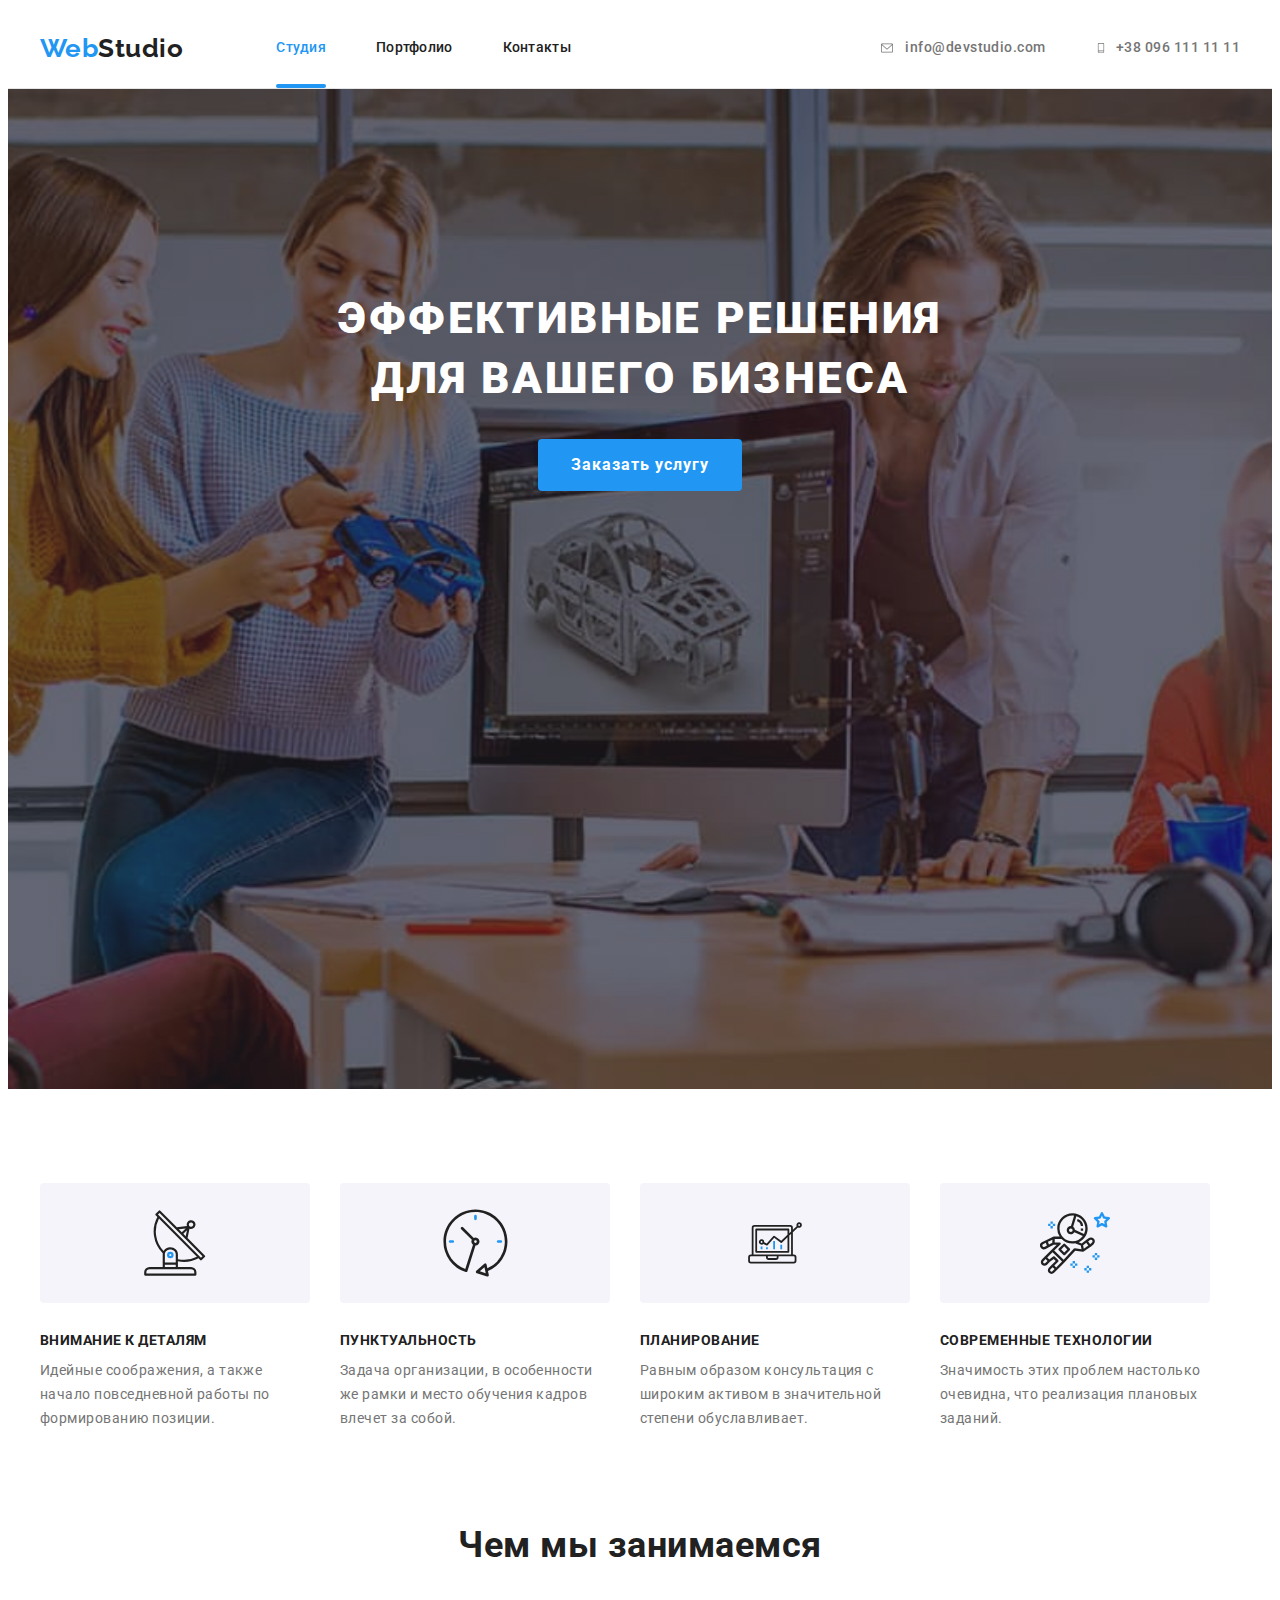
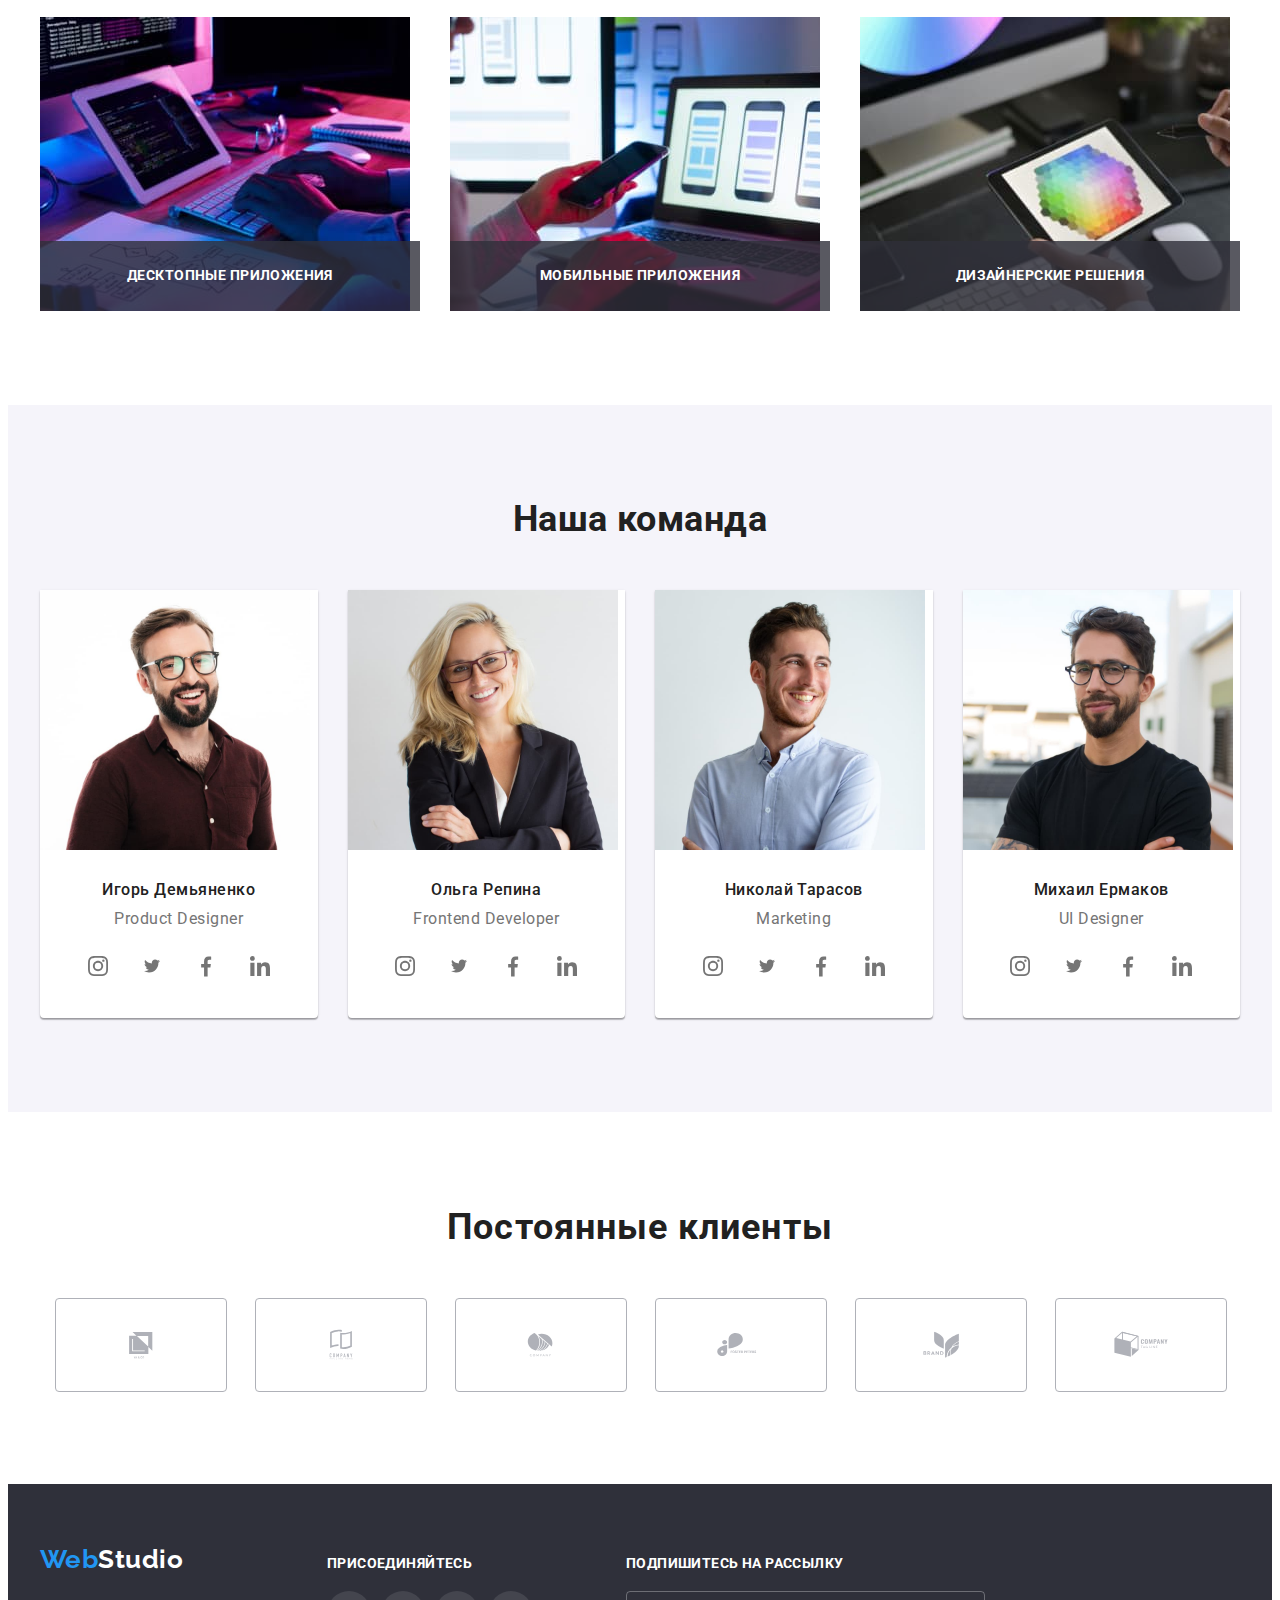
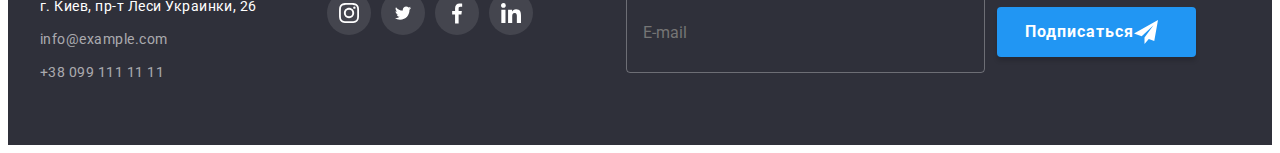
<file: index.html>
<!DOCTYPE html>
<html lang="ru">
  <head>
    <meta charset="UTF-8" />
    <meta http-equiv="X-UA-Compatible" content="IE=edge" />
    <meta name="viewport" content="width=, initial-scale=1.0" />
    <link rel="preconnect" href="https://fonts.googleapis.com">
    <link rel="preconnect" href="https://fonts.gstatic.com" crossorigin>
    <link href="https://fonts.googleapis.com/css2?family=Raleway:wght@700&family=Roboto:wght@400;500;700;900&display=swap" rel="stylesheet"/>
    <title>business</title>
    <link rel="stylesheet" href="https://cdnjs.cloudflare.com/ajax/libs/modern-normalize/1.1.0/modern-normalize.min.css" integrity="sha512-wpPYUAdjBVSE4KJnH1VR1HeZfpl1ub8YT/NKx4PuQ5NmX2tKuGu6U/JRp5y+Y8XG2tV+wKQpNHVUX03MfMFn9Q==" crossorigin="anonymous" referrerpolicy="no-referrer" />
    <link rel="stylesheet" href="./css/main.min.css">

  </head>
  <body>
    <header class="header">
      <div class="container main-nav">
        <nav class="nav">
        <a class="nav__logo link" href="./index.html">Web<span class="header-color">Studio</span> </a>
        <ul class="nav__list">
          <li class="nav__item"><a href="./stydia.html" class="nav__link current" style="color: #2196F3;" >Студия</a></li>
          <li class="nav__item"><a href="./portfolio.html" class="nav__link">Портфолио</a></li>
          <li class="nav__item"><a href="./contact.html" class="nav__link">Контакты</a></li>
        </ul>
      </nav>
      <ul class="contact">
          <li class="contact__item">
          <a href="mail:info@devstudio.com" class="contact__link"><svg class="contact__icon" width="16" height="12">
            <use href="./images/icons.svg#envelope">
          </use>
          </svg>info@devstudio.com</a></li>
        
        <li class="contact__item">
            <a href="tek:+380961111111" class="contact__link"><svg class="contact__icon" width="10" height="16">
            <use href="./images/icons.svg#smartphone" >
          </use>
          </svg>+38 096 111 11 11</a></li>
      </ul>
        </div>
      </header>
    <main>
        <section class="hero">
          <div class="container">
        <h1 class="hero__text">Эффективные решения для вашего бизнеса</h1>
        <button  type="button" class="hero__btn" data-modal-open>Заказать услугу</button>
          </div>
      </section>
      <section class="specifics">
        <div class="container"> 
        <h2 class="specifics__text">Особенности нашего бизнеса</h2>
        <ul class="specifics__list">
          <li class="specifics__link">
            <div class="specifics__svg">
              <svg class="specifics__icon" width="65.32" height="70">
              <use href="./images/icons.svg#antenna"></use>
             </svg> 
            </div>
            <h3 class="specifics__title">Внимание к деталям</h3>
            <p class="specifics__par">
              Идейные соображения, а также начало повседневной работы по
              формированию позиции.
            </p>
          </li>
          <li class="specifics__link">
            <div class="specifics__svg">
            <svg class="specifics__icon" width="66.96" height="70">
              <use href="./images/icons.svg#clock"></use>
             </svg> 
            </div>
            <h3 class="specifics__title">Пунктуальность</h3>
            <p class="specifics__par">
              Задача организации, в особенности же рамки и место обучения кадров
              влечет за собой.
            </p>
          </li>
          <li class="specifics__link">
            <div class="specifics__svg">
              <svg class="specifics__icon" width="70" height="53.69">
              <use href="./images/icons.svg#diagram"></use>
             </svg> 
            </div>
            <h3 class="specifics__title">Планирование</h3>
            <p class="specifics__par">
              Равным образом консультация с широким активом в значительной
              степени обуславливает.
            </p>
          </li>
          <li class="specifics__link">
            <div class="specifics__svg">
            <svg class="specifics__icon" width="70" height="70">
              <use href="./images/icons.svg#astronaut"></use>
             </svg> 
            </div>
            <h3 class="specifics__title">Современные технологии</h3>
            <p class="specifics__par">
              Значимость этих проблем настолько очевидна, что реализация
              плановых заданий.
            </p>
          </li>
        </ul>
        </div>
      </section>
        <section class="about">
        <div class="container">
        <h2 class="about__text">Чем мы занимаемся</h2>
        <ul class="about__list">
          <li class="about__item">
            <img
              src="./images/img1.1.jpg"
              alt="розробка веб додатків"
              width="370"
              height="294"
            />
            <div class="about__icontext">
              <p>Десктопные приложения</p>
            </div>
          </li>
          <li class="about__item">
            <img
              src="./images/img1.2.jpg"
              alt="розробка мобільних додатків"
              width="370"
              height="294"
            />
            <div class="about__icontext">
              <p>Мобильные приложения</p>
            </div>
          </li>
          <li class="about__item">
            <img
              src="./images/img1.3.jpg"
              alt="дизайнерські рішення"
              width="370"
              height="294"
            />
            <div class="about__icontext">
              <p>Дизайнерские решения</p>
            </div>
          </li>
        </ul>
      </div>
      </section>
        <section class="team">
        <div class="container">    
        <h2 class="team__text">Наша команда</h2>
        <ul class="team__list">
          <li class="team__item">
            <img
              src="./images/img-1-min.jpg"
              alt="Дизайнер"
              width="270"
              height="260"
            />
            <div class="employees">
            <h3 class="employees__name">Игорь Демьяненко</h3>
            <p lang="en" class="employees__prof">Product Designer</p>
            <ul class="employees__list">
              <li class="employees__item">
                <a href="" class="employees__link">
                  <svg class="employees__icon" width="20" height="20">
                    <use href="./images/icons.svg#instagram">
                  </use>
                  </svg>
                </a>
              </li>
              <li class="employees__item">
                <a href="" class="employees__link">
                  <svg class="employees__icon" width="20" height="16">
                    <use href="./images/icons.svg#twitter">
                  </use>
                  </svg>
                </a>
                </li>
              <li class="employees__item">
                <a href="" class="employees__link">
                  <svg class="employees__icon" width="20" height="23">
                    <use href="./images/icons.svg#facebook">
                  </use>
                  </svg>
                </a>
              </li>
              <li class="employees__item">
                <a href="" class="employees__link">
                  <svg class="employees__icon"  width="20" height="20">
                    <use href="./images/icons.svg#linkedin">
                  </use>
                  </svg>
                </a>
              </li>
            </ul>
          </div>
          </li>
          <li class="team__item">
            <img
              src="./images/img-2-min.jpg"
              alt="Front-end розробник"
              width="270"
              height="260"
            />
            <div class="employees">
            <h3 class="employees__name">Ольга Репина</h3>
            <p lang="en" class="employees__prof">Frontend Developer</p>
            <ul class="employees__list">
              <li class="employees__item">
                <a href="" class="employees__link">
                  <svg class="employees__icon" width="20" height="20">
                    <use href="./images/icons.svg#instagram">
                  </use>
                  </svg>
                </a>
              </li>
              <li class="employees__item">
                <a href="" class="employees__link">
                  <svg class="employees__icon" width="20" height="16">
                    <use href="./images/icons.svg#twitter">
                  </use>
                  </svg>
                </a>
                </li>
              <li class="employees__item">
                <a href="" class="employees__link">
                  <svg class="employees__icon" width="20" height="23">
                    <use href="./images/icons.svg#facebook">
                  </use>
                  </svg>
                </a>
              </li>
              <li class="employees__item">
                <a href="" class="employees__link">
                  <svg class="employees__icon" width="20" height="20">
                    <use href="./images/icons.svg#linkedin">
                  </use>
                  </svg>
                </a>
              </li>
            </ul>
          </div>
          </li>
          <li class="team__item">
            <img
              src="./images/img-3-min.jpg"
              alt="Маркетинг"
              width="270"
              height="260"
            />
            <div class="employees">
            <h3 class="employees__name">Николай Тарасов</h3>
            <p lang="en" class="employees__prof">Marketing</p>
            <ul class="employees__list">
              <li class="employees__item">
                <a href="" class="employees__link">
                  <svg class="employees__icon" width="20" height="20">
                    <use href="./images/icons.svg#instagram">
                  </use>
                  </svg>
                </a>
              </li>
              <li class="employees__item">
                <a href="" class="employees__link">
                  <svg class="employees__icon" width="20" height="16">
                    <use href="./images/icons.svg#twitter">
                  </use>
                  </svg>
                </a>
                </li>
              <li class="employees__item">
                <a href="" class="employees__link">
                  <svg class="employees__icon" width="20" height="23">
                    <use href="./images/icons.svg#facebook">
                  </use>
                  </svg>
                </a>
              </li>
              <li class="employees__item">
                <a href="" class="employees__link">
                  <svg class="employees__icon" width="20" height="20">
                    <use href="./images/icons.svg#linkedin">
                  </use>
                  </svg>
                </a>
              </li>
            </ul>
          </div>
          </li>
          <li class="team__item">
            <img
              src="./images/img-4-min.jpg"
              alt="UI дизайнер"
              width="270"
              height="260"
            />
            <div class="employees">
            <h3 class="employees__name">Михаил Ермаков</h3>
            <p lang="en" class="employees__prof">UI Designer</p>
            <ul class="employees__list">
              <li class="employees__item">
                <a href="" class="employees__link">
                  <svg class="employees__icon" width="20" height="20">
                    <use href="./images/icons.svg#instagram">
                  </use>
                  </svg>
                </a>
              </li>
              <li class="employees__item">
                <a href="" class="employees__link">
                  <svg class="employees__icon" width="20" height="16">
                    <use href="./images/icons.svg#twitter">
                  </use>
                  </svg>
                </a>
                </li>
              <li class="employees__item">
                <a href="" class="employees__link">
                  <svg class="employees__icon" width="20" height="23">
                    <use href="./images/icons.svg#facebook" >
                  </use>
                  </svg>
                </a>
              </li>
              <li class="employees__item">
                <a href="" class="employees__link">
                  <svg class="employees__icon" width="20" height="20">
                    <use href="./images/icons.svg#linkedin">
                  </use>
                  </svg>
                </a>
              </li>
            </ul>
          </div>
          </li>
        </ul>
      </div>
      </section>
      <section class="clients">
        <div class="container">
        <h2 class="clients-text">Постоянные клиенты</h2>
        <ul class="clients-list">
          <li class="clients-item">
            <a href="" class="client-link">
              <svg class="clients-icon" width="106px" height="60px">
              <use href="./images/icons.svg#logo"></use>
            </svg></a></li>
          <li class="clients-item">
            <a href="" class="client-link">
              <svg class="clients-icon" width="106px" height="60px">
              <use href="./images/icons.svg#logo1"></use>
            </svg></a></li>
          <li class="clients-item">
            <a href="" class="client-link">
              <svg class="clients-icon" width="106px" height="60px">
              <use href="./images/icons.svg#logo2"></use>
            </svg></a></li>
          <li class="clients-item">
            <a href="" class="client-link">
              <svg class="clients-icon" width="106px" height="60px" color="#2196F3" >
              <use href="./images/icons.svg#logo3"></use>
            </svg></a></li>
            <li class="clients-item">
              <a href="" class="client-link">
                <svg class="clients-icon" width="106px" height="60px">
                <use href="./images/icons.svg#logo4"></use>
              </svg></a></li>
              <li class="clients-item">
                <a href="" class="client-link">
                  <svg class="clients-icon" width="106px" height="60px">
                  <use href="./images/icons.svg#logo5"></use>
                </svg></a></li>
        </ul>
      </div>
      </section>
    </main>
    <footer class="footer">
      <div class="container">
        <div> <a class="footer-logo link" href="./index.html">Web<span class="footer-color">Studio</span></a>
         <address class="address">
          <ul>
            <li class="footer-item">
              <a
                href="https://goo.gl/maps/oHG8kgVnFMim19Xk8" class="footer-address"
                target="_blank"
                rel="noopener nofollow noreferrer"
                >г. Киев, пр-т Леси Украинки, 26</a>
            </li>
            <li class="footer-item"><a href="mailto:info@example.com" class="footer-mail">info@example.com</a></li>
            <li class="footer-item"><a href="tel:+380991111111" class="footer-tel">+38 099 111 11 11</a></li>
          </ul>
          </address>
        </div>
      
        <div class="join">
          <h2 class="join-text">присоединяйтесь</h2>
          <ul class="join-list">
            <li class="join-item">
              <a href="https://www.instagram.com/" class="join-link"><svg class="join-icon" width="20px" height="20px">
                <use href="./images/icons.svg#instagram"></use>
              </svg></a></li>
            <li class="join-item">
              <a href="https://twitter.com/?lang=uk" class="join-link"><svg class="join-icon" width="20px" height="16.25px">
                <use href="./images/icons.svg#twitter"></use>
              </svg></a></li>
            <li class="join-item">
              <a href="https://m.facebook.com/" class="join-link"><svg class="join-icon" width="20px" height="23px">
                <use href="./images/icons.svg#facebook"></use>
              </svg></a></li>
            <li class="join-item">
              <a href="https://www.linkedin.com/check/manage-account" class="join-link"><svg class="join-icon" width="20px" height="20px">
                <use href="./images/icons.svg#linkedin"></use>
              </svg></a></li>
              </ul>
        </div>
      <div class="subscribe">
        <p class="subscribe-title">Подпишитесь на рассылку</p>
        <form class="subscribe-form">
          <input class="subscribe-input" type="email" placeholder="E-mail"/>
          <button type="submit" class="subscribe-button">Подписаться 
          <svg class="subscribe-icon" width="24" height="24">
            <use href="./images/icons.svg#icon-send"/>
           </svg>
         </button>
         </form>
      </div> 
    </div> 
    </footer>    
      <div class="backdrop is-hidden" data-modal>
      <div class="modal">
        <button type="button" class="modal-close-btn" data-modal-close>
          <svg class="icon-close">
            <use href="./images/icons.svg#closeblack"></use>
          </svg>
        </button>
        <p class="modal-title">Оставьте свои данные, мы вам перезвоним</p>
        <form>
          <div class="modal-field">
           <label for="user-name" class="modal-label"> Имя </label>
           <div class="input-wrap">
          <input type="text" 
          class="modal-input" 
          name="user-name"
          id="user-name"
          placeholder=" " required />
          <svg class="modal-icon"  width="18" height="18">
            <use href="./images/icons.svg#person-black"></use>
          </svg>
        </div>
              </div>
          <div class="modal-field">
           <label for="user-tel" class="modal-label"> Телефон </label>
           <div class="input-wrap">
          <input type="tel" 
          class="modal-input" 
          name="user-tel"
          id="user-tel"
          placeholder=" " required />
          <svg class="modal-icon"  width="18" height="18">
            <use href="./images/icons.svg#phone-black"></use>
          </svg>
        </div>
          </div>
          <div class="modal-field">
           <label for="user-email" class="modal-label"> Почта </label>
           <div class="input-wrap">
          <input type="email" 
          class="modal-input"
          name="user-email"
          id="user-email"
          placeholder=" " required />
          <svg class="modal-icon"  width="18" height="18">
            <use href="./images/icons.svg#email-black"></use>
          </svg>
        </div>
          </div>
          <div class="modal-field">
            <label for="user-text" class="modal-label"> Комментарий </label>
            <textarea name="user-text" id="user-text" class="modal-text" placeholder="Введите текст"></textarea>
              </div>

          <div class="modal-field">
            <input type="checkbox" 
            name="privacy" 
            value="true" 
            class="modal-check visually-hidden "
            id="privacy"/>
            <label for="privacy" class="check-text">
              <span>
                <svg class="check-icon"  width="16" height="15">
                  <use href="./images/icons.svg#vector2"></use>
                </svg>  
              </span>
              Соглашаюсь с рассылкой и принимаю <a href="" class="contract">Условия договора</a></label>
          </div>
             
          <button type="submit" class="button-send">Отправить</button>
        </form>
      </div>
    </div>
    <script src="./js/modal.js"></script>  
  </body>
</html>
</file>
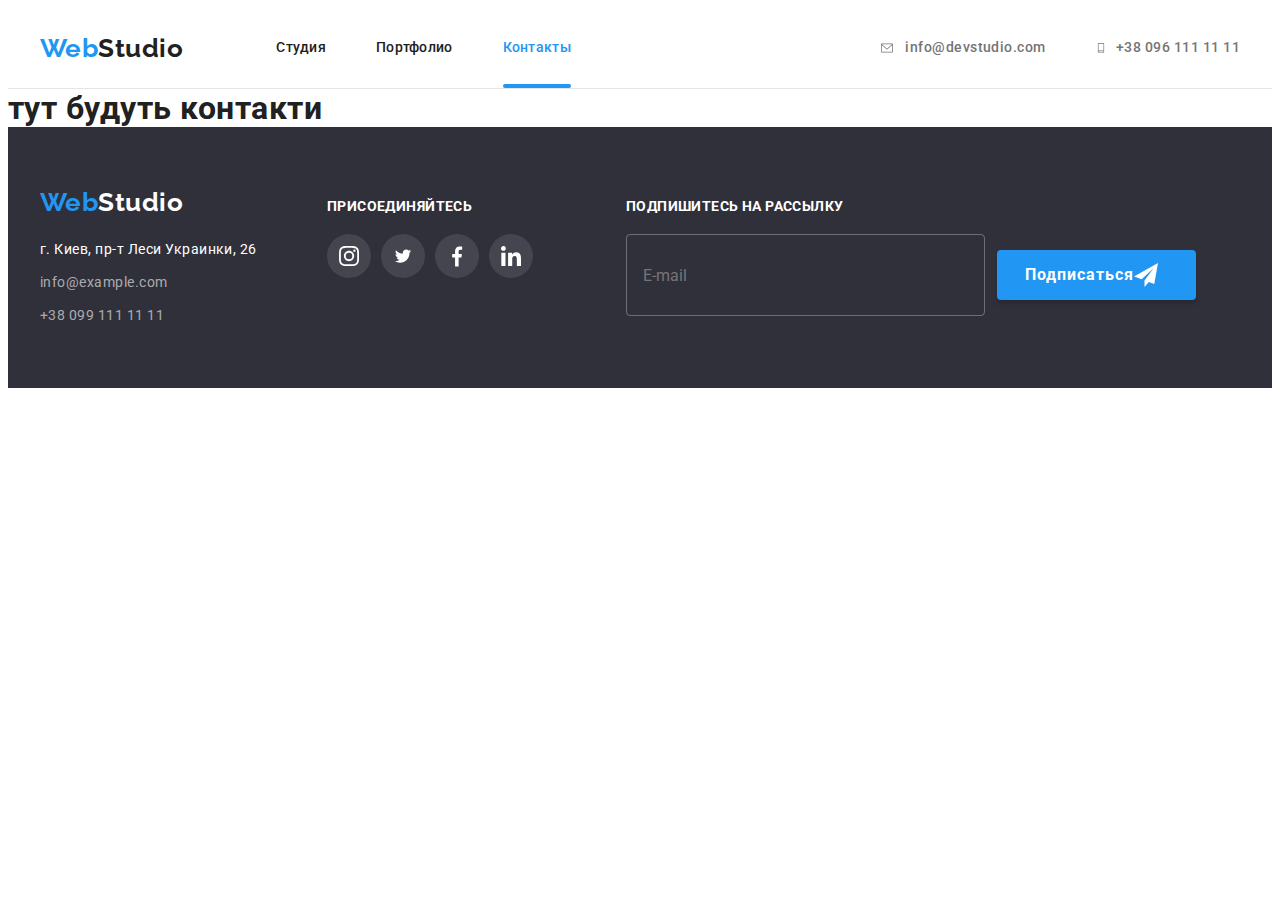
<file: contact.html>
<!DOCTYPE html>
<html lang="uk">
<head>
    <meta charset="UTF-8">
    <meta http-equiv="X-UA-Compatible" content="IE=edge">
    <meta name="viewport" content="width=device-width, initial-scale=1.0">
    <link rel="preconnect" href="https://fonts.googleapis.com">
    <link rel="preconnect" href="https://fonts.gstatic.com" crossorigin>
    <link href="https://fonts.googleapis.com/css2?family=Raleway:wght@700&family=Roboto:wght@400;500;700;900&display=swap" rel="stylesheet"/>
    <title>contact</title>
    <link rel="stylesheet" href="https://cdnjs.cloudflare.com/ajax/libs/modern-normalize/1.1.0/modern-normalize.min.css" integrity="sha512-wpPYUAdjBVSE4KJnH1VR1HeZfpl1ub8YT/NKx4PuQ5NmX2tKuGu6U/JRp5y+Y8XG2tV+wKQpNHVUX03MfMFn9Q==" crossorigin="anonymous" referrerpolicy="no-referrer" />
    <link rel="stylesheet" href="./css/main.min.css">
    
</head>
<body>
  <header class="header">
    <div class="container main-nav">
      <nav class="nav">
      <a class="nav__logo link" href="./index.html">Web<span class="header-color">Studio</span> </a>
      <ul class="nav__list">
        <li class="nav__item"><a href="./index.html" class="nav__link">Студия</a></li>
        <li class="nav__item"><a href="./portfolio.html" class="nav__link">Портфолио</a></li>
        <li class="nav__item"><a href="./contact.html" class="nav__link current" style="color: #2196F3;" >Контакты</a></li>
      </ul>
    </nav>
    <ul class="contact">
        <li class="contact__item">
        <a href="mail:info@devstudio.com" class="contact__link"><svg class="contact__icon" width="16" height="12">
          <use href="./images/icons.svg#envelope">
        </use>
        </svg>info@devstudio.com</a></li>
      
      <li class="contact__item">
          <a href="tek:+380961111111" class="contact__link"><svg class="contact__icon" width="10" height="16">
          <use href="./images/icons.svg#smartphone" >
        </use>
        </svg>+38 096 111 11 11</a></li>
    </ul>
      </div>
    </header>
    <main>
    <h1> тут будуть контакти</h1>
  </main>
  <footer class="footer">
    <div class="container">
    <div> <a class="footer-logo link" href="./index.html">Web<span class="footer-color">Studio</span> </span> </a>
       <address class="address">
        <ul>
          <li class="footer-item">
            <a
              href="https://goo.gl/maps/oHG8kgVnFMim19Xk8" class="footer-address"
              target="_blank"
              rel="noopener nofollow noreferrer"
              >г. Киев, пр-т Леси Украинки, 26</a>
          </li>
          <li class="footer-item"><a href="mailto:info@example.com" class="footer-mail">info@example.com</a></li>
          <li class="footer-item"><a href="tel:+380991111111" class="footer-tel">+38 099 111 11 11</a></li>
        </ul>
        </address>
      </div>
    
      <div class="join">
        <h2 class="join-text">присоединяйтесь</h2>
        <ul class="join-list">
          <li class="join-item">
            <a href="https://www.instagram.com/" class="join-link"><svg class="join-icon" width="20px" height="20px">
              <use href="./images/icons.svg#instagram"></use>
            </svg></a></li>
          <li class="join-item">
            <a href="https://twitter.com/?lang=uk" class="join-link"><svg class="join-icon" width="20px" height="16.25px">
              <use href="./images/icons.svg#twitter"></use>
            </svg></a></li>
          <li class="join-item">
            <a href="https://m.facebook.com/" class="join-link"><svg class="join-icon" width="20px" height="23px">
              <use href="./images/icons.svg#facebook"></use>
            </svg></a></li>
          <li class="join-item">
            <a href="https://www.linkedin.com/check/manage-account" class="join-link"><svg class="join-icon" width="20px" height="20px">
              <use href="./images/icons.svg#linkedin"></use>
            </svg></a></li>
            </ul>
      </div>
      <div class="subscribe">
        <p class="subscribe-title">Подпишитесь на рассылку</p>
        <form class="subscribe-form">
         <input class="subscribe-input" type="email" placeholder="E-mail"/>
          <button type="submit" class="subscribe-button">Подписаться 
          <svg class="subscribe-icon" width="24" height="24">
            <use href="./images/icons.svg#icon-send"/>
           </svg>
         </button>
               </div>
        </form>
      </div>  
      </footer>
    </div>
    
</body>
</html>
</file>
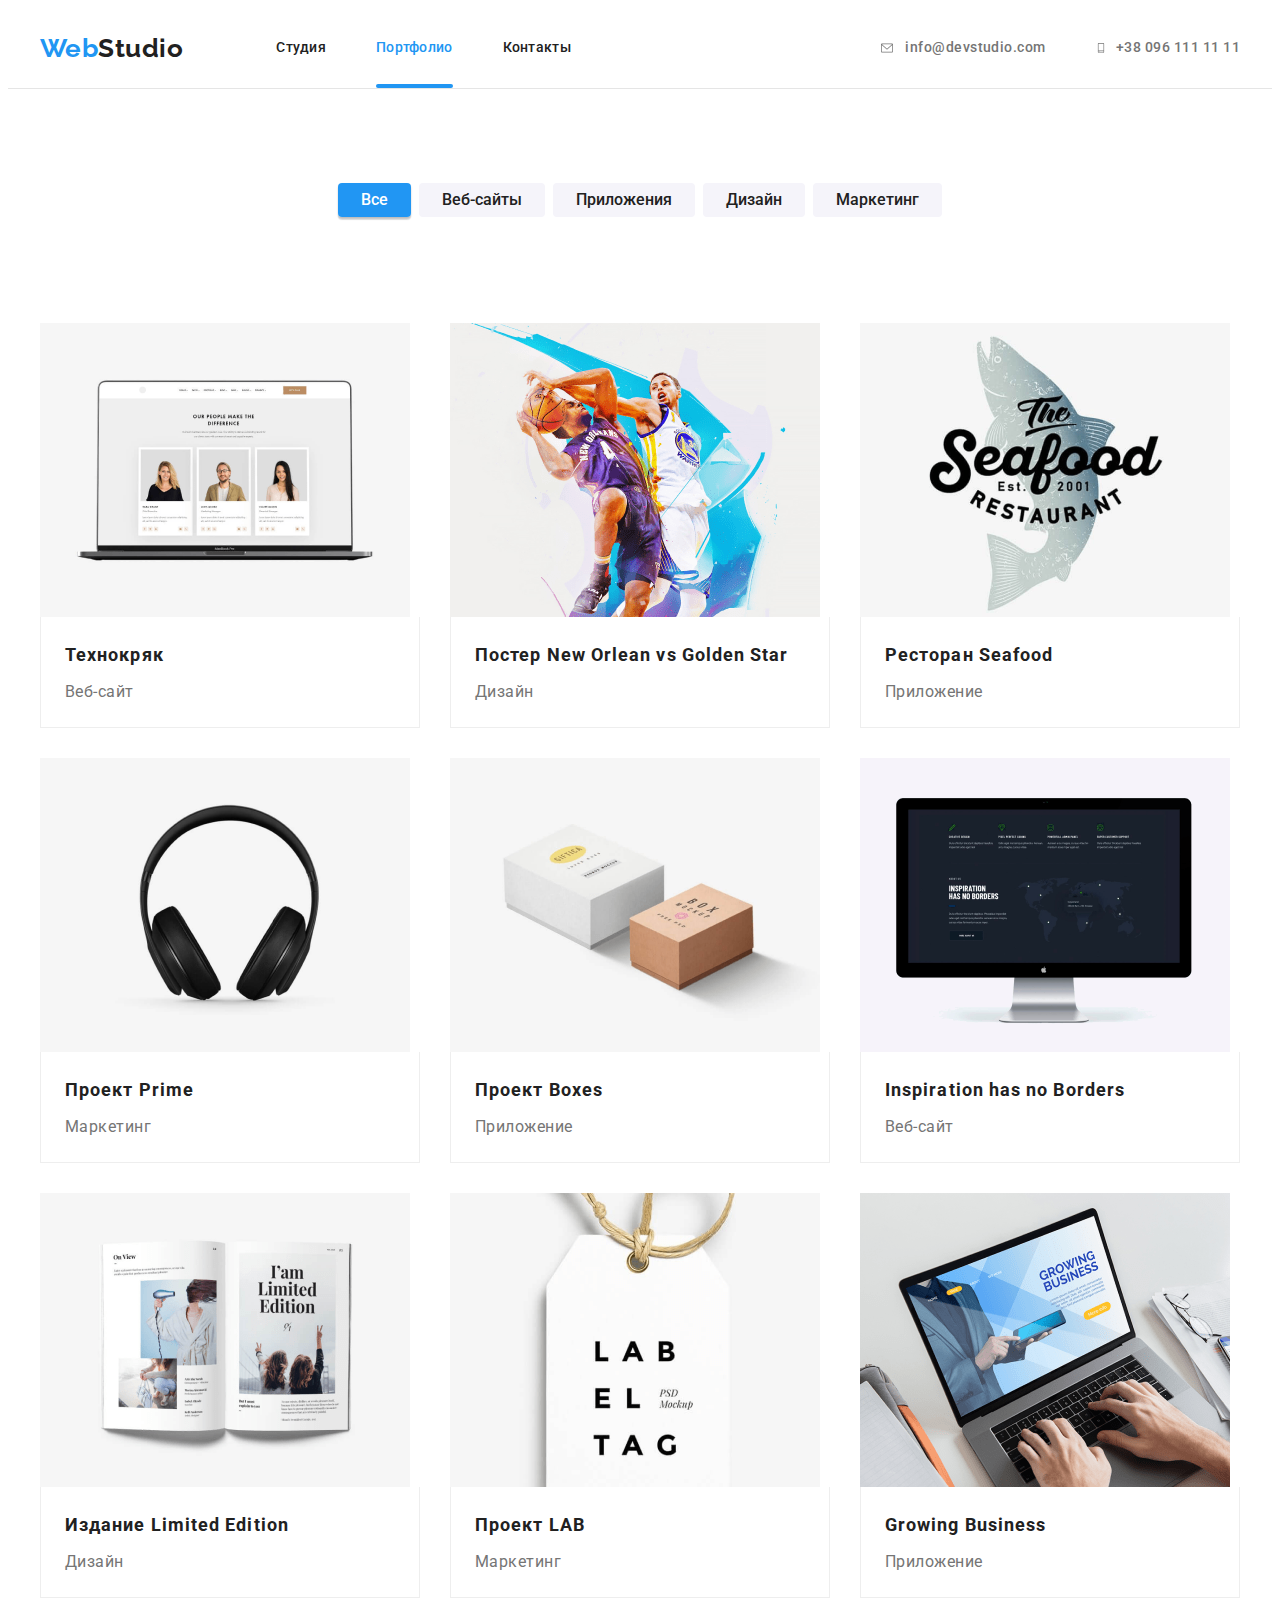
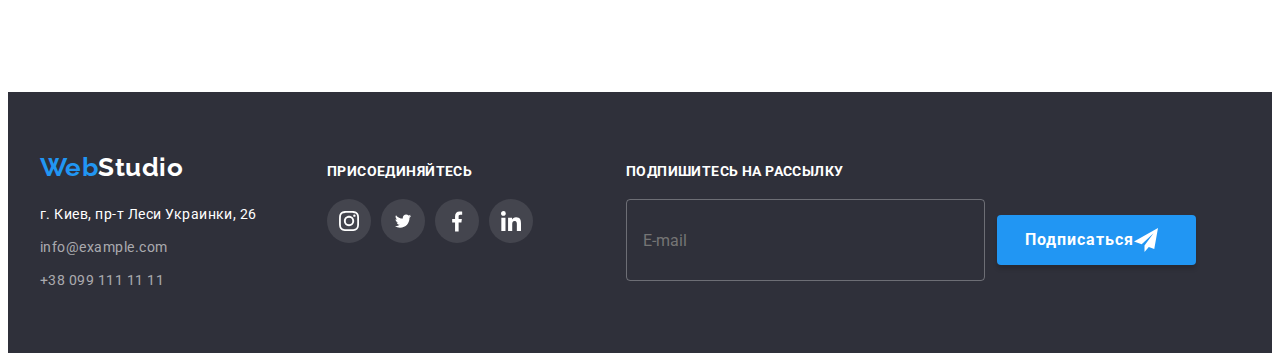
<file: portfolio.html>
<!DOCTYPE html>
<html lang="ru">
<head>
    <meta charset="UTF-8">
    <meta http-equiv="X-UA-Compatible" content="IE=edge">
    <meta name="viewport" content="width=device-width, initial-scale=1.0">
    <link rel="preconnect" href="https://fonts.googleapis.com">
    <link rel="preconnect" href="https://fonts.gstatic.com" crossorigin>
    <link href="https://fonts.googleapis.com/css2?family=Raleway:wght@700&family=Roboto:wght@400;500;700;900&display=swap" rel="stylesheet"/>
    <title>Document</title>
    <link rel="stylesheet" href="https://cdnjs.cloudflare.com/ajax/libs/modern-normalize/1.1.0/modern-normalize.min.css" integrity="sha512-wpPYUAdjBVSE4KJnH1VR1HeZfpl1ub8YT/NKx4PuQ5NmX2tKuGu6U/JRp5y+Y8XG2tV+wKQpNHVUX03MfMFn9Q==" crossorigin="anonymous" referrerpolicy="no-referrer" />
    <link rel="stylesheet" href="./css/main.min.css">

</head>
<body>
    <header class="header">
        <div class="container main-nav">
          <nav class="nav">
          <a class="nav__logo link" href="./index.html">Web<span class="header-color">Studio</span> </a>
          <ul class="nav__list">
            <li class="nav__item"><a href="./index.html" class="nav__link">Студия</a></li>
            <li class="nav__item"><a href="./portfolio.html" class="nav__link current" style="color: #2196F3;" >Портфолио</a></li>
            <li class="nav__item"><a href="./contact.html" class="nav__link">Контакты</a></li>
          </ul>
        </nav>
        <ul class="contact">
            <li class="contact__item">
            <a href="mail:info@devstudio.com" class="contact__link"><svg class="contact__icon" width="16" height="12">
              <use href="./images/icons.svg#envelope">
            </use>
            </svg>info@devstudio.com</a></li>
          
          <li class="contact__item">
              <a href="tek:+380961111111" class="contact__link"><svg class="contact__icon" width="10" height="16">
              <use href="./images/icons.svg#smartphone" >
            </use>
            </svg>+38 096 111 11 11</a></li>
        </ul>
          </div>
        </header>
    <main>
        
        <section class="portfolio-button">
            <div class="container">
        <ul class="filtr-button">
            <li class="filtr-button-item">
                <button type="button" class="filtr" style="background-color: #2196F3; color: #FFFFFF; " >Все</batton>
            </li>
            <li class="filtr-button-item">
                <button type="button" class="filtr" >Веб-сайты</batton>
            </li>
            <li class="filtr-button-item">
                <button type="button" class="filtr" >Приложения</batton>
            </li>
            <li class="filtr-button-item">
                <button type="button" class="filtr" >Дизайн</batton>
            </li>
            <li class="filtr-button-item">
                <button type="button" class="filtr" >Маркетинг</batton>
            </li>
        </ul>
    </div>
        </section>
        <section> 
                  <div class="container">
                <ul class="writings">
            <li class="writings-list">
                <div class="writings-top-wrap">
                  <a href="" class="shadow"><img src="./images/web-min.png" class="" alt="веб сайт">
                  <p class="writings-top-text">
                  Ресурс предлагает комплексные предложения с разным уровнем функционала и сервисов. Все это позволит посетителю получить исчерпывающие сведения о компании или частном лице.
                </p>
              </div>
                  <div class="writings-list-text">   
                <h2 class="foto-text">Технокряк
                        </h2>
                        <p class="foto-text-par">Веб-сайт</p>
                    </div> 
                </img>
            </a>
            </li>
            <li class="writings-list">
                <div class="writings-top-wrap">
                  <a href="" class="shadow"><img src="./images/designer-min.png" alt="дизайн">
                <p class="writings-top-text">
                  Ресурс предлагает комплексные предложения с разным уровнем функционала и сервисов. Все это позволит посетителю получить исчерпывающие сведения о компании или частном лице.
                </p>
              </div>
              <div class="writings-list-text">    
                <h2 class="foto-text">Постер New Orlean vs Golden Star
                      </h2>
                      <p class="foto-text-par">Дизайн</p>
                    </div>
                </img>
            </a>
            </li>
            <li class="writings-list">
              <a href="" class="shadow">
                <div class="writings-top-wrap">
                  <img src="./images/seafood-min.png" alt="приложение">
                <p class="writings-top-text">
                  Ресурс предлагает комплексные предложения с разным уровнем функционала и сервисов. Все это позволит посетителю получить исчерпывающие сведения о компании или частном лице.
                </p>
              </div>
              <div class="writings-list-text">   
                <h2 class="foto-text">Ресторан Seafood
                        </h2>
                        <p class="foto-text-par">Приложение</p>
                    </div> 
                </img>    
          </a>
            </li>
            <li class="writings-list">
              <a href="" class="shadow">
                <div class="writings-top-wrap">
                  <img src="./images/prime-min.png" alt="маркетинг">
                <p class="writings-top-text">
                  Ресурс предлагает комплексные предложения с разным уровнем функционала и сервисов. Все это позволит посетителю получить исчерпывающие сведения о компании или частном лице.
                </p>
              </div>
              <div class="writings-list-text">    
                <h2 class="foto-text">Проект Prime
                        </h2>
                        <p class="foto-text-par">Маркетинг</p>
                    </div>
                </img>
            </a>
            </li>
            <li class="writings-list">
              <a href="" class="shadow">
                <div class="writings-top-wrap">
                  <img src="./images/boxes-min.png" alt="приложение">
                <p class="writings-top-text">
                  Ресурс предлагает комплексные предложения с разным уровнем функционала и сервисов. Все это позволит посетителю получить исчерпывающие сведения о компании или частном лице.
                </p>
              </div>
              <div class="writings-list-text">    
                <h2 class="foto-text">Проект Boxes
                       </h2>
                       <p class="foto-text-par">Приложение</p>
                    </div>
                </img>
                </a>
            </li>
            <li class="writings-list">
              <a href="" class="shadow">
                <div class="writings-top-wrap">
                  <img src="./images/inspiration-min.png" alt="веб-сайт">
                <p class="writings-top-text">
                  Ресурс предлагает комплексные предложения с разным уровнем функционала и сервисов. Все это позволит посетителю получить исчерпывающие сведения о компании или частном лице.
                </p>
              </div>
              <div class="writings-list-text">    
                <h2 class="foto-text">Inspiration has no Borders
                        </h2>
                        <p class="foto-text-par">Веб-сайт</p>
                    </div>
                </img>
            </a>
            </li>
            <li class="writings-list">
              <a href="" class="shadow">
                <div class="writings-top-wrap">
                  <img src="./images/edition-min.png" alt="дизайн">
                <p class="writings-top-text">
                  Ресурс предлагает комплексные предложения с разным уровнем функционала и сервисов. Все это позволит посетителю получить исчерпывающие сведения о компании или частном лице.
                </p>
              </div>
              <div class="writings-list-text">    
                <h2 class="foto-text">Издание Limited Edition
                        </h2>
                        <p class="foto-text-par">Дизайн</p>
                    </div>
                </img>
            </a>
            </li> 
            <li class="writings-list">
              <a href="" class="shadow">
                <div class="writings-top-wrap">
                  <img src="./images/lab-min.png" alt="маркетинг">
                <p class="writings-top-text">
                  Ресурс предлагает комплексные предложения с разным уровнем функционала и сервисов. Все это позволит посетителю получить исчерпывающие сведения о компании или частном лице.
                </p>
              </div>
              <div class="writings-list-text">    
                <h2 class="foto-text">Проект LAB
                        </h2>
                        <p class="foto-text-par">Маркетинг</p>
                    </div>
                </img>
            </a>
            </li>
            <li class="writings-list">
              <a href="" class="shadow">
                <div class="writings-top-wrap">
                  <img src="./images/business-min.png" alt="приложение">
                <p class="writings-top-text">
                  Ресурс предлагает комплексные предложения с разным уровнем функционала и сервисов. Все это позволит посетителю получить исчерпывающие сведения о компании или частном лице.
                </p>
              </div>
              <div class="writings-list-text">    
                <h2 class="foto-text">Growing Business
                       </h2>
                       <p class="foto-text-par">Приложение</p>
                    </div>
                </img>
            </a>
            </li>
        </ul>
        </div>
        </section>
         
    </main> 
    <footer class="footer">
      <div class="container">
      <div> <a class="footer-logo link" href="./index.html">Web<span class="footer-color">Studio</span> </span> </a>
         <address class="address">
          <ul>
            <li class="footer-item">
              <a
                href="https://goo.gl/maps/oHG8kgVnFMim19Xk8" class="footer-address"
                target="_blank"
                rel="noopener nofollow noreferrer"
                >г. Киев, пр-т Леси Украинки, 26</a>
            </li>
            <li class="footer-item"><a href="mailto:info@example.com" class="footer-mail">info@example.com</a></li>
            <li class="footer-item"><a href="tel:+380991111111" class="footer-tel">+38 099 111 11 11</a></li>
          </ul>
          </address>
        </div>
      
        <div class="join">
          <h2 class="join-text">присоединяйтесь</h2>
          <ul class="join-list">
            <li class="join-item">
              <a href="https://www.instagram.com/" class="join-link"><svg class="join-icon" width="20px" height="20px">
                <use href="./images/icons.svg#instagram"></use>
              </svg></a></li>
            <li class="join-item">
              <a href="https://twitter.com/?lang=uk" class="join-link"><svg class="join-icon" width="20px" height="16.25px">
                <use href="./images/icons.svg#twitter"></use>
              </svg></a></li>
            <li class="join-item">
              <a href="https://m.facebook.com/" class="join-link"><svg class="join-icon" width="20px" height="23px">
                <use href="./images/icons.svg#facebook"></use>
              </svg></a></li>
            <li class="join-item">
              <a href="https://www.linkedin.com/check/manage-account" class="join-link"><svg class="join-icon" width="20px" height="20px">
                <use href="./images/icons.svg#linkedin"></use>
              </svg></a></li>
              </ul>
        </div>
        <div class="subscribe">
          <p class="subscribe-title">Подпишитесь на рассылку</p>
          <form class="subscribe-form">
           <input class="subscribe-input" type="email" placeholder="E-mail"/>
            <button type="submit" class="subscribe-button">Подписаться 
            <svg class="subscribe-icon" width="24" height="24">
              <use href="./images/icons.svg#icon-send"/>
             </svg>
           </button>
                 </div>
          </form>
        </div>  
        </footer>
      </div>
    
  
</body>
</html>
</file>
<file: css/main.min.css>
:root{--title-color: #212121;--button-color: #212121;--specifics-title-color: #757575;--logo-color: #2196F3}* h1,h2,h3,p,a{margin:0px;list-style:none}ul,ol{padding-left:0px;margin:0px}button{cursor:pointer}li{list-style:none;padding:0;margin:0}a{text-decoration:none}img{display:block}body{font-family:"Roboto",sans-serif;color:var(--title-color);letter-spacing:.03em}.container{width:1200px;padding-left:15px;padding-right:15px;margin:0px auto}.header{border-bottom:1px solid #e5e5e5}.main-nav{display:flex;align-items:center}.header-color{color:#212121}.nav{display:flex;align-items:center}.nav__logo{font-family:"Raleway";color:var(--logo-color);font-weight:700;font-size:26px;line-height:1.19}.nav__list{display:flex;margin-left:93px}.nav__item{font-weight:500;font-size:14px;line-height:1.14;letter-spacing:.02em;color:#212121;margin-right:50px}.nav__item:last-child{margin-right:0}.nav__link{font-weight:500;font-size:14px;line-height:1.14;letter-spacing:.02em;color:var(--button-color);display:block;padding-top:32px;padding-bottom:32px;position:relative}.nav__link:hover,.nav__link:focus{color:var(--logo-color)}.nav__link.current::after{position:absolute;content:" ";width:100%;height:4px;background-color:var(--logo-color);border-radius:2px;left:0;bottom:0}.nav__item .nav__link:last-child{margin-right:0}.contact{display:flex;margin-left:auto;align-items:center;justify-content:center;fill:#757575}.contact__item{align-items:center}.contact__item:not(:last-child){margin-right:50px}.contact__icon{margin-right:10px}.contact .contact__link{font-weight:500;font-size:14px;line-height:1.14;color:#757575;display:block;padding-top:32px;padding-bottom:32px;display:flex;align-items:center}.contact .contact__link:hover,.contact .contact__link:focus{color:#2196f3}.contact .contact__link:hover .contact__icon,.contact .contact__link:focus .contact__icon{fill:#2196f3}.hero{background-color:#2f303a;padding-top:200px;padding-bottom:200px;background-image:linear-gradient(to right, rgba(47, 48, 58, 0.4), rgba(47, 48, 58, 0.4)),url(../images/Heder.jpg);background-repeat:no-repeat;max-width:1600px;height:600px;margin-left:auto;margin-right:auto;background-position:center;background-size:cover}.hero__text{font-weight:900;font-size:44px;line-height:1.36;text-align:center;letter-spacing:.06em;text-transform:uppercase;color:#fff;margin-bottom:30px;width:696px;margin-left:auto;margin-right:auto}.hero__btn{display:inline-block;font-weight:700;font-size:16px;line-height:1.88;font-family:inherit;letter-spacing:.06em;color:#fff;background:#2196f3;border-radius:4px;padding:10px 32px;text-align:center;border:1px solid rgba(0,0,0,0);display:block;margin:auto}.specifics{padding-top:94px}.specifics__list{display:flex}.specifics__svg{display:block;align-items:center;background:#f5f4fa;border-radius:4px;width:270px;height:120px;display:flex;margin-left:auto;align-items:center;justify-content:center;margin-bottom:30px}.specifics__icon{background-position:50% 50%}.specifics__text{display:none;font-weight:700;font-size:14px;line-height:1.14;text-transform:uppercase;color:#212121}.specifics__link{margin-right:30px;width:270px}.specifics__link:last-child{margin-right:0}.specifics__title{font-weight:700;font-size:14px;line-height:1.14;text-transform:uppercase;color:#212121;margin-bottom:10px}.specifics__par{font-size:14px;line-height:1.71;color:#757575;margin-top:0px}.about{padding-bottom:94px;padding-top:94px}.about__text{font-weight:700;font-size:36px;line-height:1.16;text-align:center;color:#212121;margin-bottom:50px}.about__list{display:flex}.about__item{flex:calc((100% - 90px)*3);margin-right:30px;position:relative}.about__item:last-child{margin-right:0}.about__icontext{position:absolute;width:100%;height:70px;left:0;bottom:0;font-weight:700;font-size:14px;line-height:1.14;text-align:center;letter-spacing:.03em;text-transform:uppercase;color:#fff;background:rgba(47,48,58,.8);display:flex;margin-left:auto;align-items:center;justify-content:center}.team{padding-bottom:94px;padding-top:94px;background-color:#f5f4fa}.team__text{font-weight:700;font-size:36px;line-height:1.16;text-align:center;color:#212121;margin-bottom:50px}.team__list{display:flex}.employees{padding-top:30px;padding-bottom:30px}.team__item{flex-basis:calc((100% - 90px)/4);margin-right:30px;background-color:#fff;box-shadow:0px 1px 3px rgba(0,0,0,.12),0px 1px 1px rgba(0,0,0,.14),0px 2px 1px rgba(0,0,0,.2);border-radius:0px 0px 4px 4px}.team__item:last-child{margin-right:0}.employees__name{font-weight:500;font-size:16px;line-height:1.19;text-align:center;color:#212121;margin-bottom:10px}.employees__prof{line-height:1.19;text-align:center;color:#757575;margin-bottom:16px}.employees__list{display:flex;justify-content:center}.employees__item{width:44px;height:44px;margin-right:10px;background-color:#fff}.employees__item:last-child{margin-right:0}.employees__link{width:100%;height:100%;border-radius:50%;background-color:#fff;display:flex;align-items:center;justify-content:center;fill:#afb1b8}.employees__link:hover,.employees__link:focus{background-color:#2196f3}.employees__link:hover .employees__icon,.employees__link:focus .employees__icon{fill:#fff}.employees__icon{align-items:center;justify-content:center;fill:#757575}.clients{list-style:none;padding-top:94px;padding-bottom:94px}.clients-text{font-weight:700;font-size:36px;line-height:42px;text-align:center;letter-spacing:.03em;color:#212121}.clients-list{display:flex;margin-top:50px;justify-content:center;align-items:center}.clients-item{margin-left:30px;width:170px;height:92px}.clients-item:first-child{margin-left:0}.client-link{width:100%;height:100%;display:flex;justify-content:center;align-items:center;border:1px solid #afb1b8;border-radius:4px;justify-content:center;align-items:center;fill:#afb1b8}.clients-icon{fill:#afb1b8}.client-link:hover .clients-icon,.client-link:focus .clients-icon{fill:#2196f3}.client-link:hover,.client-link:focus{border-color:#2196f3}.footer{background:#2f303a;padding-top:60px;padding-bottom:60px}.footer-logo{font-family:"Raleway";color:var(--logo-color);font-weight:700;font-size:26px;line-height:1.19}.footer .container{display:flex;align-items:baseline}.footer-color{color:#fff;margin-top:60px;margin-bottom:20px}.footer-logo.link{display:block;margin-bottom:20px}.address{font-style:normal}.footer-item{margin-bottom:9px}.footer-item:last-child{margin-bottom:0}.footer-address{font-size:14px;line-height:1.71;font-style:normal;color:#fff}.footer-mail,.footer-tel{font-size:14px;line-height:1.71;color:rgba(255,255,255,.6)}.join{margin-left:70px}.join-text{font-weight:700;font-size:14px;line-height:16px;letter-spacing:.03em;text-transform:uppercase;color:#fff;margin-bottom:20px}.join-list{display:flex}.join-item{width:44px;height:44px;margin-left:10px;border-radius:50%}.join-item:first-child{margin-left:0}.join-link{display:flex;width:100%;height:100%;justify-content:center;align-items:center;fill:#fff;background-color:rgba(255,255,255,.1);border-radius:50%}.join-icon{fill:#fff}.join-link:hover,.join-link:focus{background-color:#2196f3}.subscribe{width:570px;margin-left:93px}.subscribe-title{font-weight:700;font-size:14px;line-height:16px;letter-spacing:.03em;text-transform:uppercase;color:#fff;margin-bottom:20px}.subscribe-form{display:flex;align-items:center}.subscribe-input{width:358px;height:50px;padding:15px 16px;margin-right:12px;border:1px solid rgba(255,255,255,.3);border-radius:4px;background-color:rgba(0,0,0,0);font-family:inherit;color:#fff;font-size:16px;line-height:1.25}.subscribe-input::placeholder-shown{color:rgba(255,255,255,.6);font-size:16px;line-height:1.25}.subscribe-button{font-family:inherit;font-weight:700;font-size:16px;line-height:1.88;letter-spacing:.06em;color:#fff;background:var(--logo-color);box-shadow:0px 4px 4px rgba(0,0,0,.15);border-radius:4px;padding:10px 38px 10px 28px;cursor:pointer;display:flex;align-items:center;border:none}.subscribe-button.subscribe-icon{top:13px;right:28px}.backdrop{position:fixed;width:100%;height:100%;background-color:rgba(0,0,0,.2);top:0;transition:opacity 300ms,visibility 300ms}.backdrop.is-hidden .modal{transform:translate(-50%, -50%) scale(0) rotate(180deg)}.modal{width:528px;min-height:581px;background-color:#fff;box-shadow:0px 1px 3px rgba(0,0,0,.12),0px 1px 1px rgba(0,0,0,.14),0px 2px 1px rgba(0,0,0,.2);border-radius:4px;position:absolute;top:50%;left:50%;transform:translate(-50%, -50%) scale(1) rotate(0);transition:transform 300ms;padding:40px}.modal-close-btn{width:30px;height:30px;border:1px solid rgba(0,0,0,.1);background-color:rgba(0,0,0,0);border-radius:50%;position:absolute;top:8px;right:8px;display:flex;align-items:center;justify-content:center;padding:0;cursor:pointer}.modal-close-btn:hover,.modal-close-btn:focus{fill:var(--logo-color)}.icon-close{width:11px;height:11px;left:1026px;top:229px;background:#fff;box-sizing:border-box}.modal-title{font-weight:700;font-size:20px;line-height:23px;text-align:center;letter-spacing:.03em;color:#212121;margin-bottom:30px}.modal-field:not(:last-child){margin-bottom:10px}.modal-field:last-of-type{margin-bottom:30px;margin-top:20px}.input-wrap{position:relative}.modal-icon{position:absolute;left:14.27px;top:50%;transform:translateY(-50%)}.modal-input{width:100%;height:40px;left:576px;top:314px;border:1px solid rgba(33,33,33,.2);border-radius:4px;outline:none;padding-left:35px}.modal-input:focus{border-color:var(--logo-color)}.modal-input:focus+.modal-icon{fill:var(--logo-color)}.modal-label{font-weight:400;font-size:12px;line-height:1.16;letter-spacing:.01em;color:#757575}.modal-input:not(:placeholder-shown){fill:#2196f3}.modal-text{width:100%;height:120px;border:1px solid rgba(33,33,33,.2);border-radius:4px;resize:none;padding-left:16px}.check-text{font-weight:400;font-size:14px;line-height:1.71;letter-spacing:.03em;color:#757575;display:flex}.check-text span{width:16px;height:15px;border:2px solid #090b13;border-radius:3px;margin-right:5px;display:flex;align-items:center;justify-content:center}.visually-hidden{position:absolute;white-space:nowrap;width:1px;height:1px;overflow:hidden;border-radius:0;padding:0;clip:rect(0 0 0 0);clip-path:inset(50%);margin:-1px}.check-icon{fill:rgba(0,0,0,0)}.modal-check:checked+.check-text span{background-color:var(--logo-color);border:none}.modal-check:checked+.check-text .scheck-icon{fill:#fff}.is-hidden{visibility:hidden;opacity:0;pointer-events:none}.no-skroll{overflow:hidden}.contract{font-weight:400;font-size:14px;line-height:1.71;letter-spacing:.03em;color:var(--logo-color);padding-left:10px;text-decoration:underline}.button-send{width:200px;height:50px;left:700px;font-size:16px;line-height:1.88;letter-spacing:.06em;color:#fff;background:#188ce8;border-radius:4px;border:none;display:flex;align-items:center;justify-content:center;text-align:center;cursor:pointer;margin:auto;transition:box-shadow 250ms cubic-bezier(0.4, 0, 0.2, 1)}.button-send:hover,.button-send:focus{box-shadow:0px 4px 4px rgba(0,0,0,.15)}.portfolio-page{display:none}.portfolio-button{padding-top:94px;padding-bottom:50px}.filtr-button{display:flex;margin-bottom:56px;justify-content:center}.filtr-button-item:first-child{box-shadow:0px 3px 1px rgba(0,0,0,.1),0px 1px 2px rgba(0,0,0,.08),0px 2px 2px rgba(0,0,0,.12);border-radius:4px}.filtr-button-item:hover,.filtr-button-item:focus{box-shadow:0px 3px 1px rgba(0,0,0,.1),0px 1px 2px rgba(0,0,0,.08),0px 2px 2px rgba(0,0,0,.12);border-radius:4px;color:var(--logo-color)}.filtr-button-item{margin-right:8px}.filtr-button-item:last-child{margin-right:0}.writings{display:flex;flex-wrap:wrap;padding-bottom:94px}.writings-list{width:calc((100% - 60px)/3);margin-right:30px;margin-bottom:30px}.writings-list:hover .writings-top-text{transform:translateY(0)}.shadow{display:block}.writings-top-wrap{position:relative;overflow:hidden}.writings-top-text{position:absolute;top:0;color:#fff;background:rgba(33,150,243,.9);line-height:1.5;padding:40px;height:100%;transform:translateY(100%);transition:transform 300ms linear}.writings-list:hover,.writings-list:focus{box-shadow:0px 3px 1px rgba(0,0,0,.1),0px 1px 2px rgba(0,0,0,.08),0px 2px 2px rgba(0,0,0,.12)}.writings-list:nth-child(3n+3){margin-right:0}.writings-list:nth-child(n+7){margin-bottom:0}.writings-list-text{padding-left:24px;padding-top:20px;padding-right:24px;padding-bottom:20px;border-right:1px solid #eee;border-bottom:1px solid #eee;border-left:1px solid #eee}.filtr{display:inline-block;font-weight:500;font-family:inherit;font-size:16px;line-height:1.26;text-align:center;color:var(--button-color);background:#f5f4fa;padding:6px 22px;text-align:center;border-radius:4px;border:1px solid rgba(0,0,0,0)}.filtr:hover,.filtr:focus{color:#fff;background:#2196f3}.foto-text{font-weight:700;font-size:18px;line-height:2;letter-spacing:.06em;color:#212121}.foto-text-par{line-height:1.88;color:#757575;margin-top:4px}/*# sourceMappingURL=main.min.css.map */
</file>
